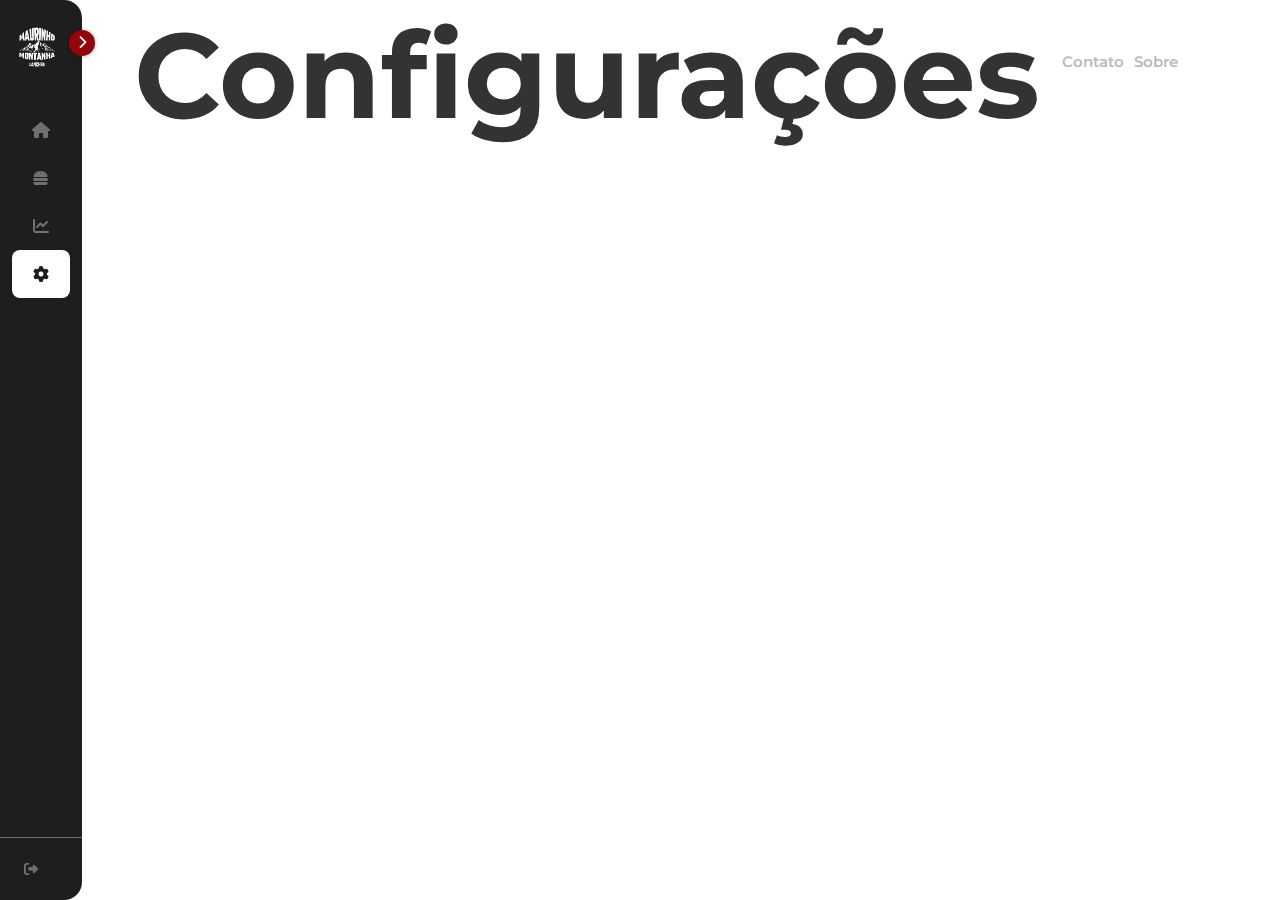
<file: pages/configuracoes.html>
<!DOCTYPE html>
<html lang="pt-BR">
<head>
  <meta charset="UTF-8" />
  <meta name="viewport" content="width=device-width, initial-scale=1.0"/>
  <title>Montanha App - Configurações</title>

  <link rel="stylesheet" href="https://cdnjs.cloudflare.com/ajax/libs/font-awesome/6.7.2/css/all.min.css"
    integrity="sha512-Evv84Mr4kqVGRNSgIGL/F/aIDqQb7xQ2vcrdIwxfjThSH8CSR7PBEakCr51Ck+w+/U6swU2Im1vVX0SVk9ABhg=="
    crossorigin="anonymous" referrerpolicy="no-referrer"/>

  <link rel="shortcut icon" href="/assets/imagens/logo_maurinho_branca.png" type="image/x-icon" />
  <link rel="stylesheet" href="/styles/menu.css" />
  <link rel="stylesheet" href="/styles/configuracoes.css" />
</head>

<body>
  <nav id="sidebar"> <!-- MENU LATERAL -->

    <div id="sidebar_content">
      <div id="logo">
        <img src="/assets/imagens/logo_maurinho_branca.png" id="logo_branca" alt="Logo" />
        <p id="logo_infos">
          <span class="item-description">Maurinho Montanha</span>
          <span class="item-description">Lanches</span>
        </p>
      </div>

      <ul id="side-items">
        <li class="side-item">
          <a href="mesas.html">
            <i class="fa-solid fa-house"></i>
            <span class="item-description">Início</span>
          </a>
        </li>
        <li class="side-item">
          <a href="produtos.html">
            <i class="fa-solid fa-burger"></i>
            <span class="item-description">Produtos</span>
          </a>
        </li>
        <li class="side-item">
          <a href="historico.html">
            <i class="fa-solid fa-chart-line"></i>
            <span class="item-description">Histórico</span>
          </a>
        </li>
        <li class="side-item active">
          <a href="configuracoes.html">
            <i class="fa-solid fa-gear"></i>
            <span class="item-description">Configurações</span>
          </a>
        </li>
      </ul>
    </div>

    <div id="logout">
      <button id="logout_btn">
        <i class="fa-solid fa-right-from-bracket"></i>
        <span class="item-description">Logout</span>
      </button>
    </div>
  </nav>

  <!-- Botão para expandir/recolher o menu, fora do nav -->
  <button id="open_btn">
    <i id="open_btn_icon" class="fa-solid fa-chevron-right"></i>
  </button>

  <main id="main-content">   <!-- CONTEÚDO PRINCIPAL -->
    <div class="topo-configuracoes">
      <div class="titulo-e-links">
        <h1 class="titulo-configuracoes">Configurações</h1>
        <div class="acoes-configuracoes">
          <a href="#" class="link-acao">Contato</a>
          <a href="#" class="link-acao">Sobre</a>
        </div>
      </div>
    </div>
  </main>

  <script src="/scripts/menu.js"></script>
</body>
</html>
</file>
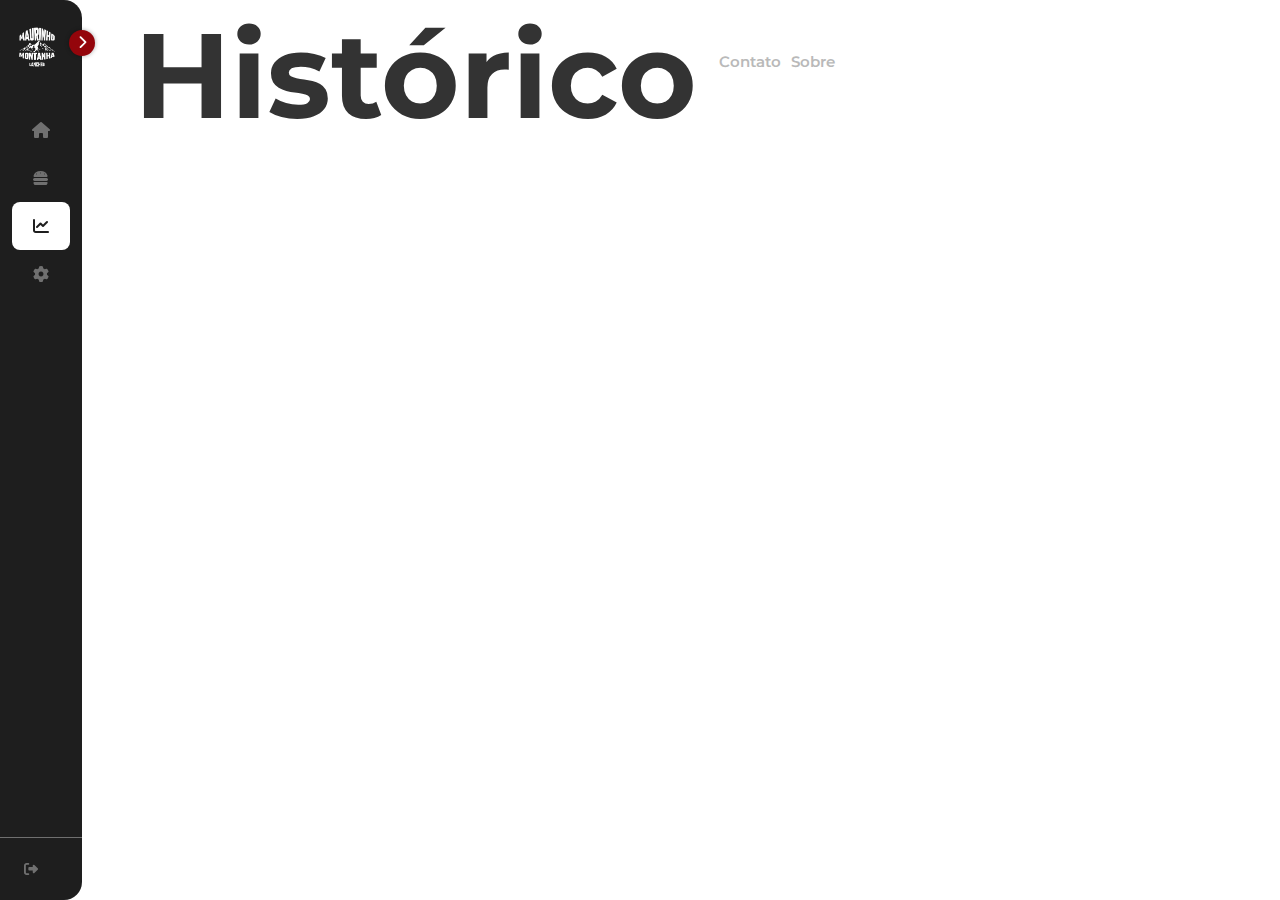
<file: pages/historico.html>
<!DOCTYPE html>
<html lang="pt-BR">
<head>
  <meta charset="UTF-8" />
  <meta name="viewport" content="width=device-width, initial-scale=1.0"/>
  <title>Montanha App - Histórico</title>

  <link rel="stylesheet" href="https://cdnjs.cloudflare.com/ajax/libs/font-awesome/6.7.2/css/all.min.css"
    integrity="sha512-Evv84Mr4kqVGRNSgIGL/F/aIDqQb7xQ2vcrdIwxfjThSH8CSR7PBEakCr51Ck+w+/U6swU2Im1vVX0SVk9ABhg=="
    crossorigin="anonymous" referrerpolicy="no-referrer"/>

  <link rel="shortcut icon" href="/assets/imagens/logo_maurinho_branca.png" type="image/x-icon" />
  <link rel="stylesheet" href="/styles/menu.css" />
  <link rel="stylesheet" href="/styles/historico.css" />
</head>

<body>
  <nav id="sidebar">   <!-- MENU LATERAL -->

    <div id="sidebar_content">
      <div id="logo">
        <img src="/assets/imagens/logo_maurinho_branca.png" id="logo_branca" alt="Logo" />
        <p id="logo_infos">
          <span class="item-description">Maurinho Montanha</span>
          <span class="item-description">Lanches</span>
        </p>
      </div>

      <ul id="side-items">
        <li class="side-item">
          <a href="mesas.html">
            <i class="fa-solid fa-house"></i>
            <span class="item-description">Início</span>
          </a>
        </li>
        <li class="side-item">
          <a href="produtos.html">
            <i class="fa-solid fa-burger"></i>
            <span class="item-description">Produtos</span>
          </a>
        </li>
        <li class="side-item active">
          <a href="historico.html">
            <i class="fa-solid fa-chart-line"></i>
            <span class="item-description">Histórico</span>
          </a>
        </li>
        <li class="side-item">
          <a href="configuracoes.html">
            <i class="fa-solid fa-gear"></i>
            <span class="item-description">Configurações</span>
          </a>
        </li>
      </ul>
    </div>

    <div id="logout">
      <button id="logout_btn">
        <i class="fa-solid fa-right-from-bracket"></i>
        <span class="item-description">Logout</span>
      </button>
    </div>
  </nav>

  <!-- Botão para expandir/recolher o menu, fora do nav -->
  <button id="open_btn">
    <i id="open_btn_icon" class="fa-solid fa-chevron-right"></i>
  </button>

   <main id="main-content">   <!-- CONTEÚDO PRINCIPAL -->
    <div class="topo-historico">
      <div class="titulo-e-links">
        <h1 class="titulo-historico">Histórico</h1>
        <div class="acoes-historico">
          <a href="#" class="link-acao">Contato</a>
          <a href="#" class="link-acao">Sobre</a>
        </div>
      </div>
  </main>

  <script src="/scripts/menu.js"></script>
</body>
</html>
</file>
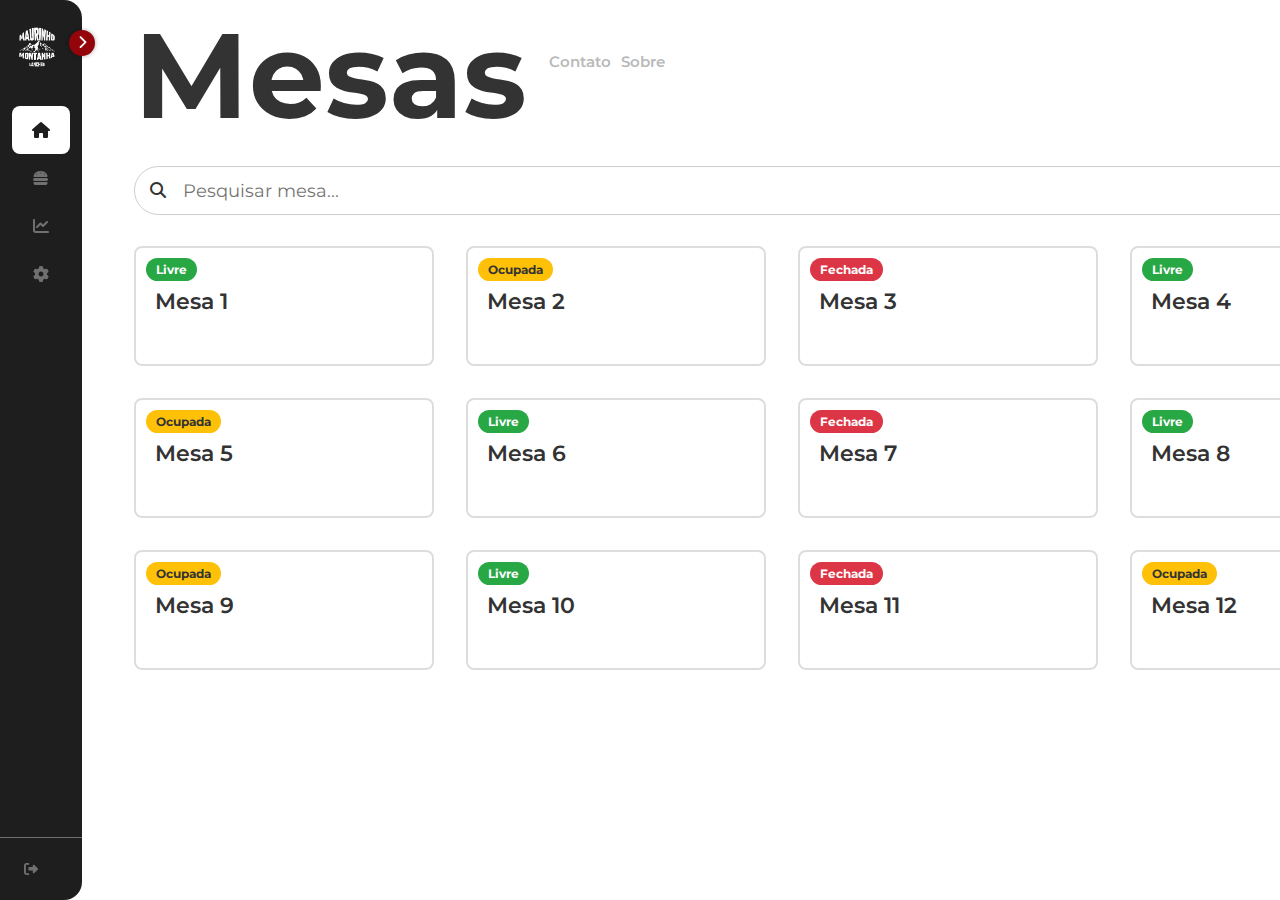
<file: pages/mesas.html>
<!DOCTYPE html>
<html lang="pt-BR">
<head>
  <!-- METADADOS E TÍTULO DA PÁGINA -->
  <meta charset="UTF-8" />
  <meta name="viewport" content="width=device-width, initial-scale=1.0"/>
  <title>Montanha App - Mesas</title>

  <!-- ÍCONES (FONT AWESOME) -->
  <link rel="stylesheet" href="https://cdnjs.cloudflare.com/ajax/libs/font-awesome/6.7.2/css/all.min.css" 
    integrity="sha512-Evv84Mr4kqVGRNSgIGL/F/aIDqQb7xQ2vcrdIwxfjThSH8CSR7PBEakCr51Ck+w+/U6swU2Im1vVX0SVk9ABhg=="
    crossorigin="anonymous" referrerpolicy="no-referrer"/> <!-- LINK PARA OS ICONES-->

  <!-- FAVICON -->
  <link rel="shortcut icon" href="/assets/imagens/logo_maurinho_branca.png" type="image/x-icon" />

  <!-- ESTILOS CSS -->
  <link rel="stylesheet" href="/styles/menu.css" />
  <link rel="stylesheet" href="/styles/mesas.css" />
</head>

<body>
  <!-- ================================ -->
  <!-- MENU LATERAL FIXO                -->
  <!-- ================================ -->
  <nav id="sidebar">
    <div id="sidebar_content">
      <!-- LOGO E INFORMAÇÕES -->
      <div id="logo">
        <img src="/assets/imagens/logo_maurinho_branca.png" id="logo_branca" alt="Logo" />
        <p id="logo_infos">
          <span class="item-description">Maurinho Montanha</span>
          <span class="item-description">Lanches</span>
        </p>
      </div>

      <!-- ITENS DO MENU -->
      <ul id="side-items">
        <li class="side-item active">
          <a href="mesas.html">
            <i class="fa-solid fa-house"></i>
            <span class="item-description">Início</span>
          </a>
        </li>
        <li class="side-item">
          <a href="produtos.html">
            <i class="fa-solid fa-burger"></i>
            <span class="item-description">Produtos</span>
          </a>
        </li>
        <li class="side-item">
          <a href="historico.html">
            <i class="fa-solid fa-chart-line"></i>
            <span class="item-description">Histórico</span>
          </a>
        </li>
        <li class="side-item">
          <a href="configuracoes.html">
            <i class="fa-solid fa-gear"></i>
            <span class="item-description">Configurações</span>
          </a>
        </li>
      </ul>

      <!-- BOTÃO PARA EXPANDIR/RECOLHER O MENU -->
      <button id="open_btn">
        <i id="open_btn_icon" class="fa-solid fa-chevron-right"></i>
      </button>
    </div>

    <!-- BOTÃO DE LOGOUT -->
    <div id="logout">
      <button id="logout_btn">
        <i class="fa-solid fa-right-from-bracket"></i>
        <span class="item-description">Logout</span>
      </button>
    </div>
  </nav>

  <!-- ================================ -->
  <!-- CONTEÚDO PRINCIPAL DA PÁGINA    -->
  <!-- ================================ -->
  <main id="main-content">

    <!-- TOPO COM TÍTULO E LINKS -->
    <div class="topo-mesas">
      <div class="titulo-e-links">
        <h1 class="titulo-mesas">Mesas</h1>
        <div class="acoes-mesas">
          <a href="#" class="link-acao">Contato</a>
          <a href="#" class="link-acao">Sobre</a>
        </div>
      </div>
    
      <!-- BARRA DE PESQUISA -->
      <div class="barra-pesquisa-wrapper">
        <i class="fa-solid fa-magnifying-glass"></i>
        <input type="text" id="pesquisa-mesa" placeholder="Pesquisar mesa...">
      </div>
    </div>
    
    <!-- ÁREA ONDE AS MESAS SERÃO RENDERIZADAS -->
    <section id="mesas-container" class="grid-mesas">
      <!-- Mesas serão geradas aqui dinamicamente -->
    </section>
  </main>

  <!-- ================================ -->
  <!-- SCRIPTS JAVASCRIPT              -->
  <!-- ================================ -->
  <script src="/scripts/menu.js"></script>
  <script src="/scripts/mesas.js"></script>
</body>
</html>
</file>
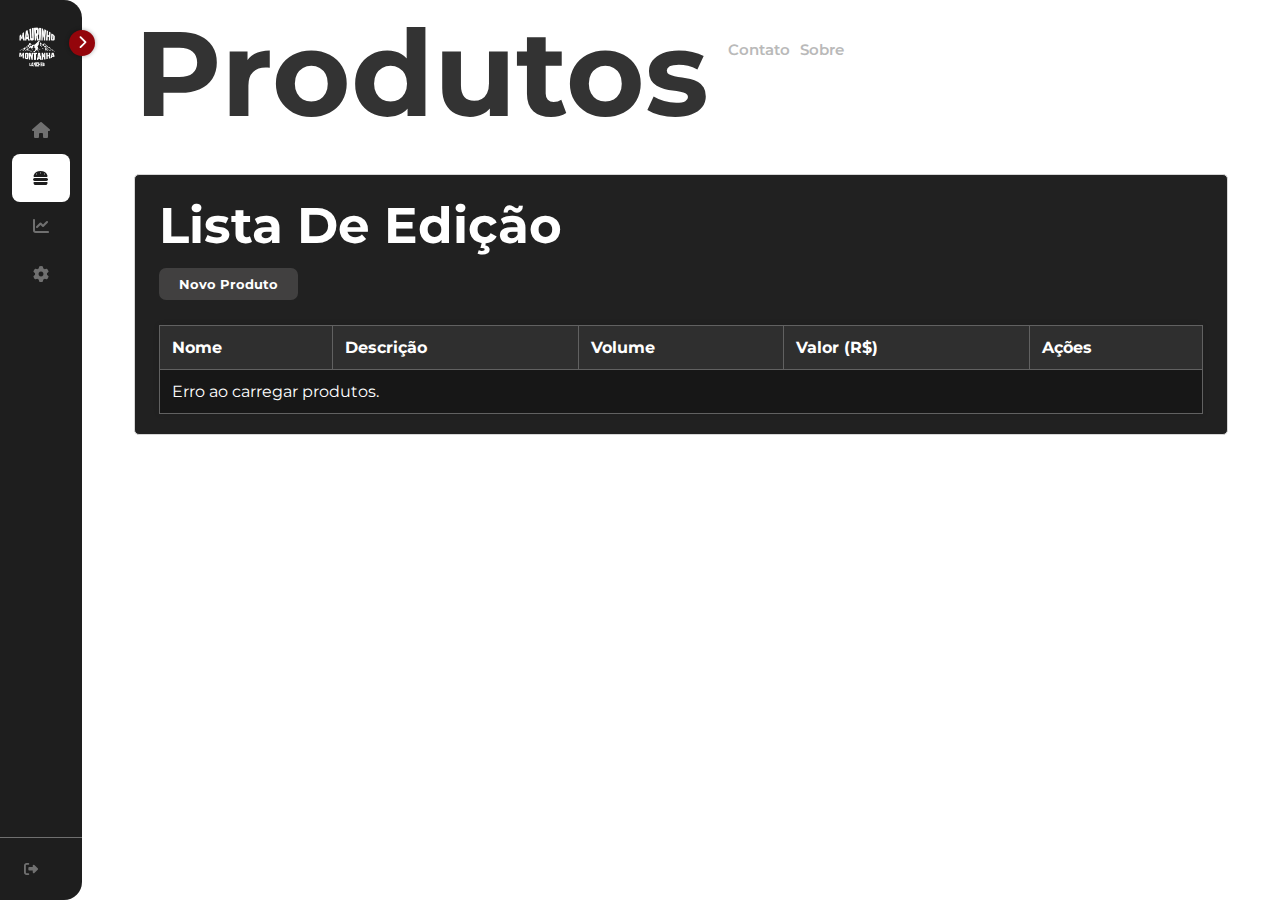
<file: pages/produtos.html>
<!DOCTYPE html>
<html lang="pt-BR">
<head>
  <meta charset="UTF-8" />
  <meta name="viewport" content="width=device-width, initial-scale=1.0"/>
  <title>Montanha App - Produtos</title>

  <!-- Ícones da biblioteca Font Awesome -->
  <link rel="stylesheet" href="https://cdnjs.cloudflare.com/ajax/libs/font-awesome/6.7.2/css/all.min.css"
    integrity="sha512-Evv84Mr4kqVGRNSgIGL/F/aIDqQb7xQ2vcrdIwxfjThSH8CSR7PBEakCr51Ck+w+/U6swU2Im1vVX0SVk9ABhg=="
    crossorigin="anonymous" referrerpolicy="no-referrer"/>

  <!-- Ícone da aba (favicon) -->
  <link rel="shortcut icon" href="/assets/imagens/logo_maurinho_branca.png" type="image/x-icon" />

  <!-- Estilos personalizados -->
  <link rel="stylesheet" href="/styles/menu.css" />
  <link rel="stylesheet" href="/styles/produtos.css" />
</head>

<body>
  <!-- MENU LATERAL -->
  <nav id="sidebar">
    <div id="sidebar_content">
      
      <!-- Logo e nome do restaurante -->
      <div id="logo">
        <img src="/assets/imagens/logo_maurinho_branca.png" id="logo_branca" alt="Logo" />
        <p id="logo_infos">
          <span class="item-description">Maurinho Montanha</span>
          <span class="item-description">Lanches</span>
        </p>
      </div>

      <!-- Itens do menu -->
      <ul id="side-items">
        <li class="side-item">
          <a href="mesas.html">
            <i class="fa-solid fa-house"></i>
            <span class="item-description">Início</span>
          </a>
        </li>
        <li class="side-item active">
          <!-- Página atual: Produtos -->
          <a href="produtos.html">
            <i class="fa-solid fa-burger"></i>
            <span class="item-description">Produtos</span>
          </a>
        </li>
        <li class="side-item">
          <a href="historico.html">
            <i class="fa-solid fa-chart-line"></i>
            <span class="item-description">Histórico</span>
          </a>
        </li>
        <li class="side-item">
          <a href="configuracoes.html">
            <i class="fa-solid fa-gear"></i>
            <span class="item-description">Configurações</span>
          </a>
        </li>
      </ul>
    </div>

    <!-- Botão de logout -->
    <div id="logout">
      <button id="logout_btn">
        <i class="fa-solid fa-right-from-bracket"></i>
        <span class="item-description">Logout</span>
      </button>
    </div>
  </nav>

  <!-- Botão para abrir/fechar o menu lateral -->
  <button id="open_btn">
    <i id="open_btn_icon" class="fa-solid fa-chevron-right"></i>
  </button>

  <!-- CONTEÚDO PRINCIPAL -->
  <main id="main-content">

    <!-- Cabeçalho da seção de produtos -->
    <div class="topo-produtos">
      <div class="titulo-e-links">
        <h1 class="titulo-produtos">Produtos</h1>
        <div class="acoes-produtos">
          <!-- Links adicionais -->
          <a href="#" class="link-acao">Contato</a>
          <a href="#" class="link-acao">Sobre</a>
        </div>
      </div>
    </div>

    <!-- SEÇÃO PRINCIPAL - LISTA DE PRODUTOS -->
    <section class="produtos-wrapper">
      <h2>Lista De Edição</h2>

      <!-- Botão para abrir o modal de novo produto -->
      <button id="btn-novo-produto">Novo Produto</button>

      <!-- Tabela com os produtos cadastrados -->
      <table id="produtos-tabela">
        <thead>
          <tr>
            <th>Nome</th>
            <th>Descrição</th>
            <th>Volume</th>
            <th>Valor (R$)</th>
            <th>Ações</th>
          </tr>
        </thead>
        <tbody>
          <!-- Os dados serão inseridos dinamicamente via JavaScript -->
        </tbody>
      </table>
    </section>

    <!-- MODAL DE EDIÇÃO DE PRODUTO -->
    <dialog id="modal-editar">
      <form method="dialog" id="form-editar">
        <h2>Editar produto</h2>

        <!-- Campo oculto para armazenar o ID do produto -->
        <input type="hidden" id="edit-id" />

        <!-- Campos do formulário -->
        <label>Nome
          <input type="text" id="edit-nome" required />
        </label>

        <label>Descrição
          <input type="text" id="edit-descricao" required />
        </label>

        <label>Volume
          <input type="text" id="edit-volume" required />
        </label>

        <label>Valor
          <input type="number" step="0.01" id="edit-valor" required />
        </label>

        <!-- Botões de ação -->
        <menu>
          <button id="btn-cancelar" type="reset">Cancelar</button>
          <button id="btn-salvar" type="submit">Salvar</button>
        </menu>
      </form>
    </dialog>

    <!-- MODAL PARA CADASTRAR NOVO PRODUTO -->
    <dialog id="modal-novo-produto">
      <form id="form-novo-produto">
        <h2>Novo Produto</h2>

        <!-- Campos do formulário -->
        <label for="novo-nome">Nome:</label>
        <input type="text" id="novo-nome" required />

        <label for="novo-descricao">Descrição:</label>
        <textarea id="novo-descricao" required></textarea>

        <label for="novo-volume">Volume:</label>
        <input type="text" id="novo-volume" required />

        <label for="novo-valor">Valor:</label>
        <input type="number" step="0.01" id="novo-valor" required />

        <!-- Botões de ação -->
        <menu>
          <button type="button" id="btn-cancelar-novo">Cancelar</button>
          <button type="submit" id="btn-salvar-novo">Salvar</button>
        </menu>
      </form>
    </dialog>
  </main>

  <!-- Scripts de funcionalidades -->
  <script src="/scripts/menu.js"></script>
  <script src="/scripts/produtos.js"></script>
</body>
</html>
</file>
<file: styles/configuracoes.css>
/* ------------------------------ */
/* TÍTULO E TOPO DA PÁGINA       */
/* ------------------------------ */

.topo-configuracoes {
    display: flex;
    flex-direction: column;
    align-items: flex-start;
    padding: 2rem;
    gap: 2rem;
  }
  
  .titulo-e-links {
    display: flex;
    align-items: flex-start;
    gap: 1.2rem;
    width: 100%;
  }
  
  .titulo-configuracoes {
    font-size: 120px;
    color: #333;
    margin-bottom: 1rem;
    margin-top: -50px;
  }
  
  .link-acao {
    text-decoration: none;
    color: #B9B9B9;
    font-size: 15px;
    font-weight: 600;
    transition: color 0.3s ease;
    padding: 3px;
  }
  
  .link-acao:hover {
    color: #000;
  }
</file>
<file: styles/historico.css>
/* ------------------------------ */
/* TÍTULO E TOPO DA PÁGINA       */
/* ------------------------------ */

.topo-historico {
    display: flex;
    flex-direction: column;
    align-items: flex-start;
    padding: 2rem;
    gap: 2rem;
  }
  
  .titulo-e-links {
    display: flex;
    align-items: flex-start;
    gap: 1.2rem;
    width: 100%;
  }
  
  .titulo-historico {
    font-size: 120px;
    color: #333;
    margin-bottom: 1rem;
    margin-top: -50px;
  }
  
  .link-acao {
    text-decoration: none;
    color: #B9B9B9;
    font-size: 15px;
    font-weight: 600;
    transition: color 0.3s ease;
    padding: 3px;

  }
  
  .link-acao:hover {
    color: #000;
  }
</file>
<file: styles/mesas.css>
/* ------------------------------ */
/* TOPO DA PÁGINA: TÍTULO E LINKS */
/* ------------------------------ */
.topo-mesas {
  display: flex;
  flex-direction: column;
  align-items: flex-start;
  padding: 2rem;
  gap: 2rem;
}

.titulo-e-links {
  display: flex;
  align-items: flex-start;
  gap: 1.2rem;
  width: 100%;
}

.titulo-mesas {
  font-size: 120px;
  color: #333;
  margin-bottom: 1rem;
  margin-top: -50px;
}

.link-acao {
  text-decoration: none;
  color: #B9B9B9;
  font-size: 15px;
  font-weight: 600;
  transition: color 0.3s ease;
  padding: 3px;
}

.link-acao:hover {
  color: #000;
}


/* ------------------------------ */
/* BARRA DE PESQUISA              */
/* ------------------------------ */
.barra-pesquisa-wrapper {
  position: relative;
  width: 100%;
  max-width: 1350px;
  margin-top: -30px;
}

.barra-pesquisa-wrapper i {
  position: absolute;
  left: 1rem;
  top: 50%;
  transform: translateY(-50%);
  color: #333;
}

#pesquisa-mesa {
  width: 100%;
  padding: 0.8rem 1rem 0.8rem 3rem;
  border-radius: 25px;
  border: 1px solid #ccc;
  font-size: 1.1rem;
  box-sizing: border-box;
}


/* ------------------------------ */
/* GRADE DE MESAS (LAYOUT GRID)   */
/* ------------------------------ */
.grid-mesas {
  display: grid;
  grid-template-columns: repeat(auto-fill, minmax(300px, 1fr));
  gap: 2rem;
  padding: 2rem;
  width: 100%;
  max-width: 1600px;
  margin: 0 auto;
  box-sizing: border-box;
  margin-top: -3rem; 
}


/* ------------------------------ */
/* ESTILO DE CADA MESA            */
/* ------------------------------ */
.mesa {
  background-color: #fff;
  border: 2px solid #ddd;
  border-radius: 8px;
  padding: 2.5rem 1rem 1rem 1rem;
  font-weight: 600;
  font-size: 20px;
  color: #333;
  transition: all 0.3s ease;
  position: relative;
  cursor: pointer;
  top: 15px;

  display: flex;
  flex-direction: column;
  align-items: flex-start;
  justify-content: flex-start;
  min-height: 120px;
}

.mesa:hover {
  transform: scale(1.02);
  background-color: #f8f8f8;
}


/* ------------------------------ */
/* TAG DE STATUS DAS MESAS        */
/* ------------------------------ */
.tag-status {
  position: absolute;
  top: 10px;
  left: 10px;
  padding: 4px 10px;
  border-radius: 20px;
  font-size: 12px;
  font-weight: bold;
  color: white;
  text-transform: capitalize;
}

.livre {
  background-color: #28a745;
}

.ocupada {
  background-color: #ffc107;
  color: #333;
}

.fechada {
  background-color: #dc3545;
}


/* ------------------------------ */
/* TEXTO DO NOME DA MESA          */
/* ------------------------------ */
.mesa-nome {
  margin-top: 0;
  font-size: 22px;
  padding-left: 0.2rem;
}
</file>
<file: styles/produtos.css>
/* ------------------------------ */
/* TÍTULO E TOPO DA PÁGINA        */
/* ------------------------------ */

/* Container principal do topo da página de produtos */
.topo-produtos {
  display: flex;                 /* Ativa o flexbox */
  flex-direction: column;       /* Organiza os itens em coluna */
  align-items: flex-start;      /* Alinha os itens à esquerda */
  padding: 1.25rem 2rem;        /* Espaçamento interno: cima/baixo e lados */
  gap: 1.25rem;                 /* Espaçamento entre os elementos internos */
}

/* Container que agrupa o título e os links */
.titulo-e-links {
  display: flex;
  align-items: flex-start;
  gap: 1rem;
  width: 100%;
}

/* Estilo do título principal da página */
.titulo-produtos {
  font-size: 120px;
  color: #333;
  margin: -40px 0 0.5rem;       /* Move o título para cima e reduz espaço inferior */
}

/* Links de ação no topo da página */
.link-acao {
  text-decoration: none;
  color: #B9B9B9;
  font-size: 15px;
  font-weight: 600;
  transition: color 0.3s ease;  /* Suaviza a mudança de cor no hover */
  padding: 3px;
}

/* Hover nos links de ação */
.link-acao:hover {
  color: #000;
}


/* ------------------------------ */
/* CRUD – LISTA / TABELA / MODAIS */
/* ------------------------------ */

/* Container principal da lista de produtos */
.produtos-wrapper {
  font-family: Arial, Helvetica, sans-serif;
  margin: 0 2rem 2rem;         /* Margens externas */
  padding: 1.25rem 1.5rem;     /* Espaçamento interno */
  background: #212121;         /* Cor de fundo escura */
  border-radius: 5px;          /* Cantos arredondados */
  border: 1px solid #d6d6d6;   /* Borda cinza */
}

/* Título da seção de produtos */
.produtos-wrapper h2 {
  margin-bottom: 0.75rem;
  color: #ffffff;
  font-size: 50px;
}


/* Botão para adicionar novo produto */
#btn-novo-produto {
  margin-bottom: 25px;
  padding: 8px 20px;
  font-weight: bold;
  cursor: pointer;
  background: #414040;
  color: #fff;
  border: none;
  border-radius: 7px;
}

/* Efeito hover no botão "Novo Produto" */
#btn-novo-produto:hover {
  opacity: 0.9;
}


/* -------- TABELA DE PRODUTOS -------- */

/* Estilização da tabela */
.produtos-wrapper table {
  width: 100%;
  border-collapse: collapse;    /* Remove espaçamento entre células */
  background: #171717;          /* Fundo escuro */
  box-shadow: 0 0 6px rgba(0,0,0,.1);
  color: #ffff;
}

/* Células da tabela (cabeçalho e conteúdo) */
.produtos-wrapper th,
.produtos-wrapper td {
  padding: 0.75rem;
  text-align: left;
  border: 1px solid #616161;
}

/* Cabeçalho da tabela */
.produtos-wrapper th {
  background: #2F2F2F;
}


/* -------- BOTÕES DE AÇÃO (editar/excluir) -------- */

/* Botões gerais de ação */
.btn-editar,
.btn-excluir {
  cursor: pointer;
  padding: 0.4rem 0.8rem;
  border: none;
  border-radius: 4px;
  font-size: 0.9rem;
}

/* Botão de editar */
.btn-editar {
  background: #9B2A52;
  color: #fff;
}

/* Botão de excluir */
.btn-excluir {
  background: #94050B;
  color: #fff;
}

/* Hover para ambos os botões */
.btn-editar:hover,
.btn-excluir:hover {
  opacity: 0.9;
}


/* --------------------------- */
/* MODAIS (pop-ups centralizados) */
/* --------------------------- */

/* Modal de edição e criação de produto */
#modal-editar,
#modal-novo-produto {
  position: fixed;
  top: 50%;
  left: 50%;
  transform: translate(-50%, -50%);  /* Centraliza na tela */
  border: none;
  border-radius: 6px;
  padding: 1.5rem 2rem;
  box-shadow: 0 0 10px rgba(0,0,0,.25);
  width: 350px;
  background: #FFFFFF;
  z-index: 1000;                     /* Fica acima de outros elementos */
}

/* Fundo escurecido atrás do modal */
#modal-editar::backdrop,
#modal-novo-produto::backdrop {
  background: rgba(0,0,0,.45);
}


/* -------- FORMULÁRIOS DENTRO DOS MODAIS -------- */

/* Estilo dos labels */
#modal-editar form label,
#modal-novo-produto form label {
  display: block;
  margin: 0.6rem 0 0.2rem;
  font-weight: 600;
}

/* Estilo dos inputs e textareas */
#modal-editar form input,
#modal-editar form textarea,
#modal-novo-produto form input,
#modal-novo-produto form textarea {
  width: 100%;
  padding: 6px;
  border-radius: 4px;
  border: 1px solid #ccc;
  resize: vertical;  /* Permite redimensionar verticalmente */
}

/* Container dos botões dentro do modal */
#modal-editar menu,
#modal-novo-produto menu {
  display: flex;
  justify-content: flex-end;
  gap: 0.5rem;
  margin-top: 1rem;
}


/* -------- BOTÕES DOS MODAIS -------- */

/* Botões de cancelar */
#btn-cancelar,
#btn-cancelar-novo {
  background: #212121;
  color: #fff;
  border: none;
  border-radius: 4px;
  padding: 0.4rem 0.8rem;
}

/* Botões de salvar */
#btn-salvar,
#btn-salvar-novo {
  background: #9B2A52;
  color: #fff;
  border: none;
  border-radius: 4px;
  padding: 0.4rem 0.8rem;
}
</file>
<file: styles/menu.css>
@import url('https://fonts.googleapis.com/css2?family=Montserrat:wght@400;500;700&display=swap');

/* ================================================================= */
/* RESET BÁSICO                                                      */
/* ================================================================= */
* {
  margin: 0;
  padding: 0;
  box-sizing: border-box;
  font-family: "Montserrat", sans-serif;
}

body {
  display: flex;
  min-height: 100vh;
}

/* ================================================================= */
/* SIDEBAR FIXO                                                      */
/* ================================================================= */
#sidebar {
  position: fixed;
  top: 0;
  left: 0;
  height: 100vh;
  width: 82px;                      /* largura fechada */
  display: flex;
  flex-direction: column;
  justify-content: space-between;
  background: #1e1e1e;
  border-radius: 0 18px 18px 0;
  overflow-y: auto;                 /* scroll interno vertical */
  overflow-x: hidden;               /* esconde barra horizontal */
  transition: width 0.35s ease;
}

/* largura quando aberto */
#sidebar.open-sidebar {
  width: 260px;
}

/* ================================================================= */
/* MAIN DESLOCADO                                                    */
/* ================================================================= */
main {
  flex: 1;
  padding: 20px;
  margin-left: 82px;                /* igual à largura fechada */
  transition: margin-left 0.35s ease;
}

#sidebar.open-sidebar + main {
  margin-left: 260px;
}

/* ================================================================= */
/* CONTEÚDO DO SIDEBAR                                               */
/* ================================================================= */
#sidebar_content {
  padding: 12px;
}

/* logo */
#logo {
  display: flex;
  align-items: center;
  gap: 8px;
  margin-bottom: 24px;
}

#logo_branca {
  width: 50px;
  height: 70px;
  object-fit: cover;
  border-radius: 20px;
}

#logo_infos {
  display: flex;
  flex-direction: column;
  color: #fff;
  font-weight: 500;
}

#logo_infos span:last-child {
  font-size: 12px;
  font-weight: 400;
}

/* lista de itens */
#side_items {
  display: flex;
  flex-direction: column;
  gap: 8px;
  list-style: none;
}

.side-item {
  border-radius: 8px;
  padding: 14px;
  cursor: pointer;
  transition: background-color 0.3s, color 0.3s;
}

.side-item.active {
  background: #fff !important;
}

.side-item.active a {
  color: #1e1e1e !important;
}

.side-item:hover:not(.active),
#logout_btn:hover {
  background: #000;
}

.side-item a {
  text-decoration: none;
  display: flex;
  align-items: center;
  justify-content: center;
  color: #707070;
  transition: color 0.3s;
}

.side-item a i {
  display: flex;
  align-items: center;
  justify-content: center;
  width: 20px;
  height: 20px;
}

/* descrição só aparece quando aberto */
.item-description {
  width: 0;
  height: 0;
  overflow: hidden;
  white-space: nowrap;
  text-overflow: ellipsis;
  font-size: 14px;
  transition: width 0.35s ease;
}

#sidebar.open-sidebar .item-description {
  width: 150px;
  height: auto;
}

#sidebar.open-sidebar .side-item a {
  justify-content: flex-start;
  gap: 14px;
}

/* logout */
#logout {
  border-top: 1px solid #707070;
  padding: 12px;
}

#logout_btn {
  border: none;
  padding: 12px;
  font-size: 14px;
  display: flex;
  align-items: center;
  border-radius: 8px;
  cursor: pointer;
  background: transparent;
  color: #707070;
  gap: 20px;
}

/* ================================================================= */
/* BOTÃO ABRIR/FECHAR                                                */
/* ================================================================= */
#open_btn {
  position: fixed;
  top: 30px;
  left: 82px;                       /* alinhado à largura fechada */
  transform: translateX(-50%);      /* metade pra fora */
  z-index: 1100;
  width: 26px;
  height: 26px;
  border-radius: 50%;
  background: #94050B;
  color: #fff;
  border: none;
  cursor: pointer;
  display: flex;
  align-items: center;
  justify-content: center;
  box-shadow: 0 0 4px rgba(0, 0, 0, 0.35);
  transition: left 0.35s ease, transform 0.35s ease;
}

#open_btn_icon {
  transition: transform 0.35s ease;
}

/* quando sidebar abre, empurra botão + gira ícone */
#sidebar.open-sidebar ~ #open_btn {
  left: 260px;
  transform: translateX(-50%) rotate(180deg);
}
</file>
